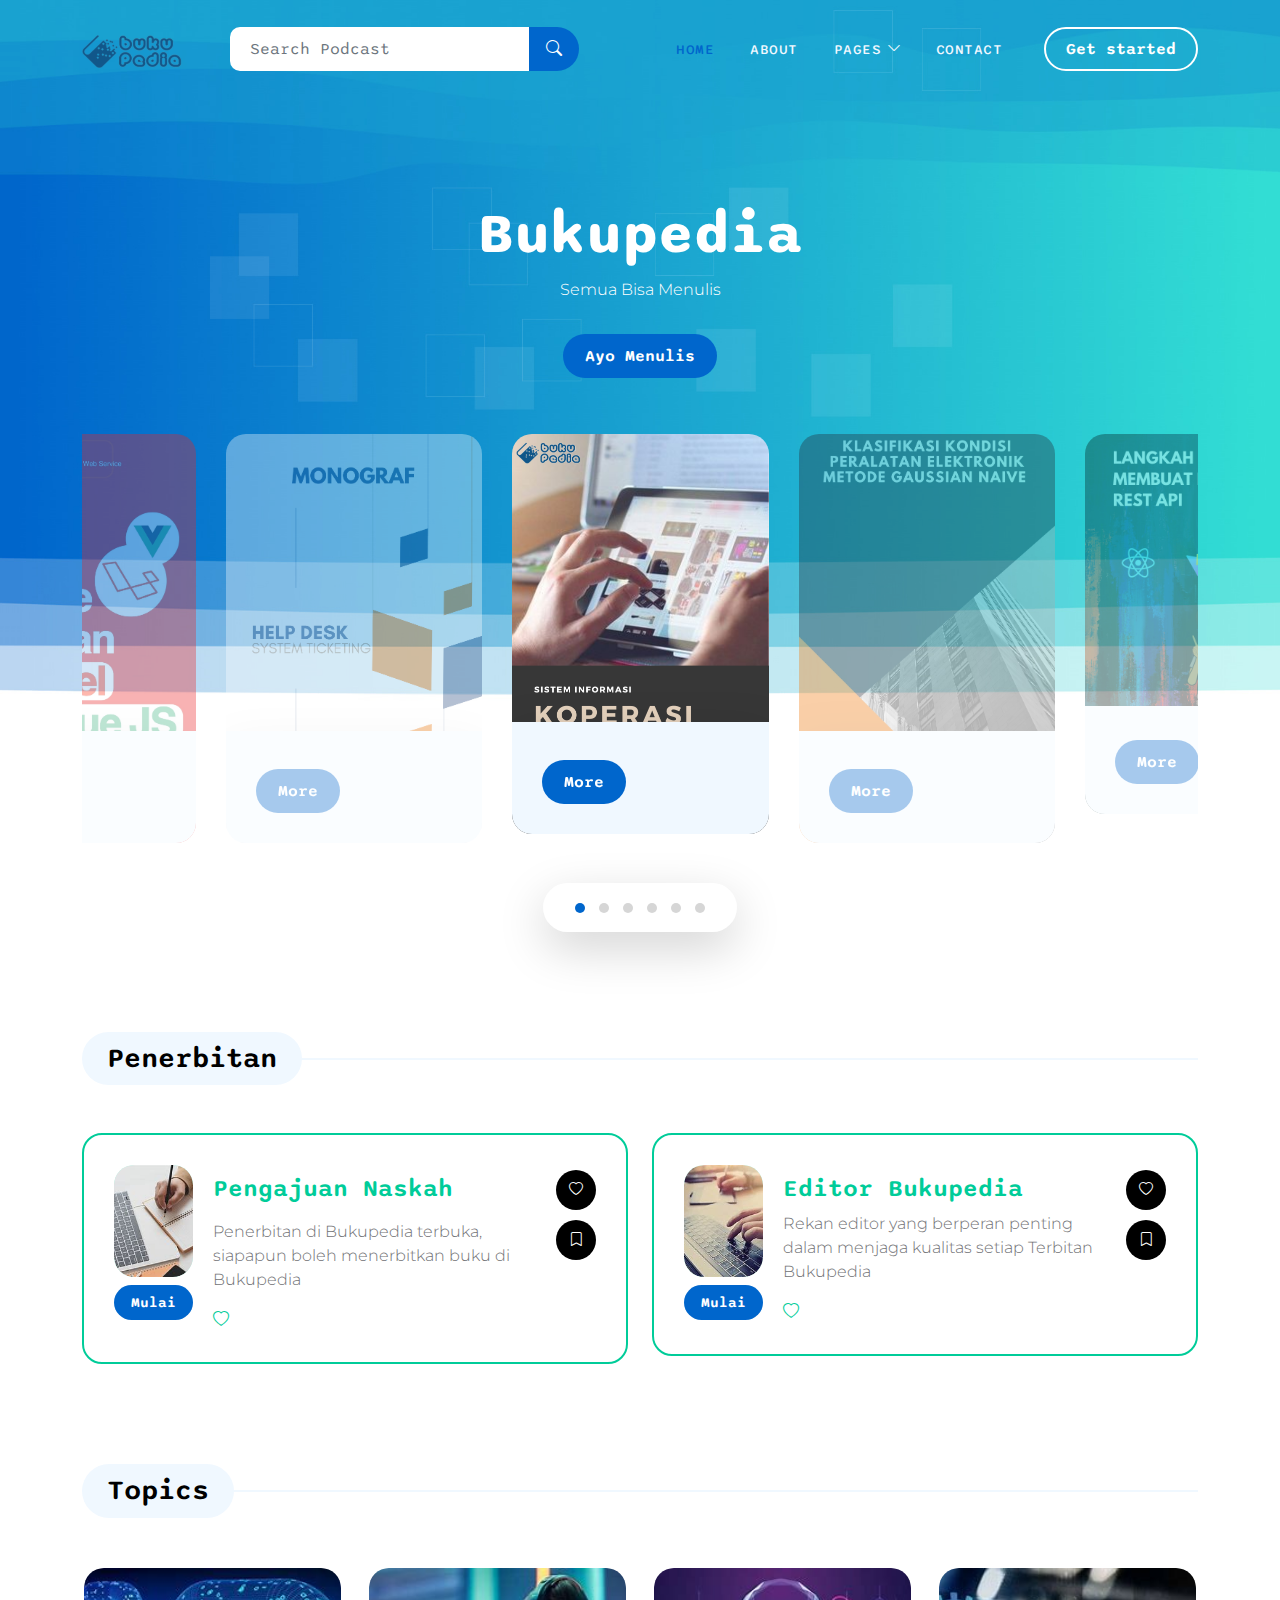
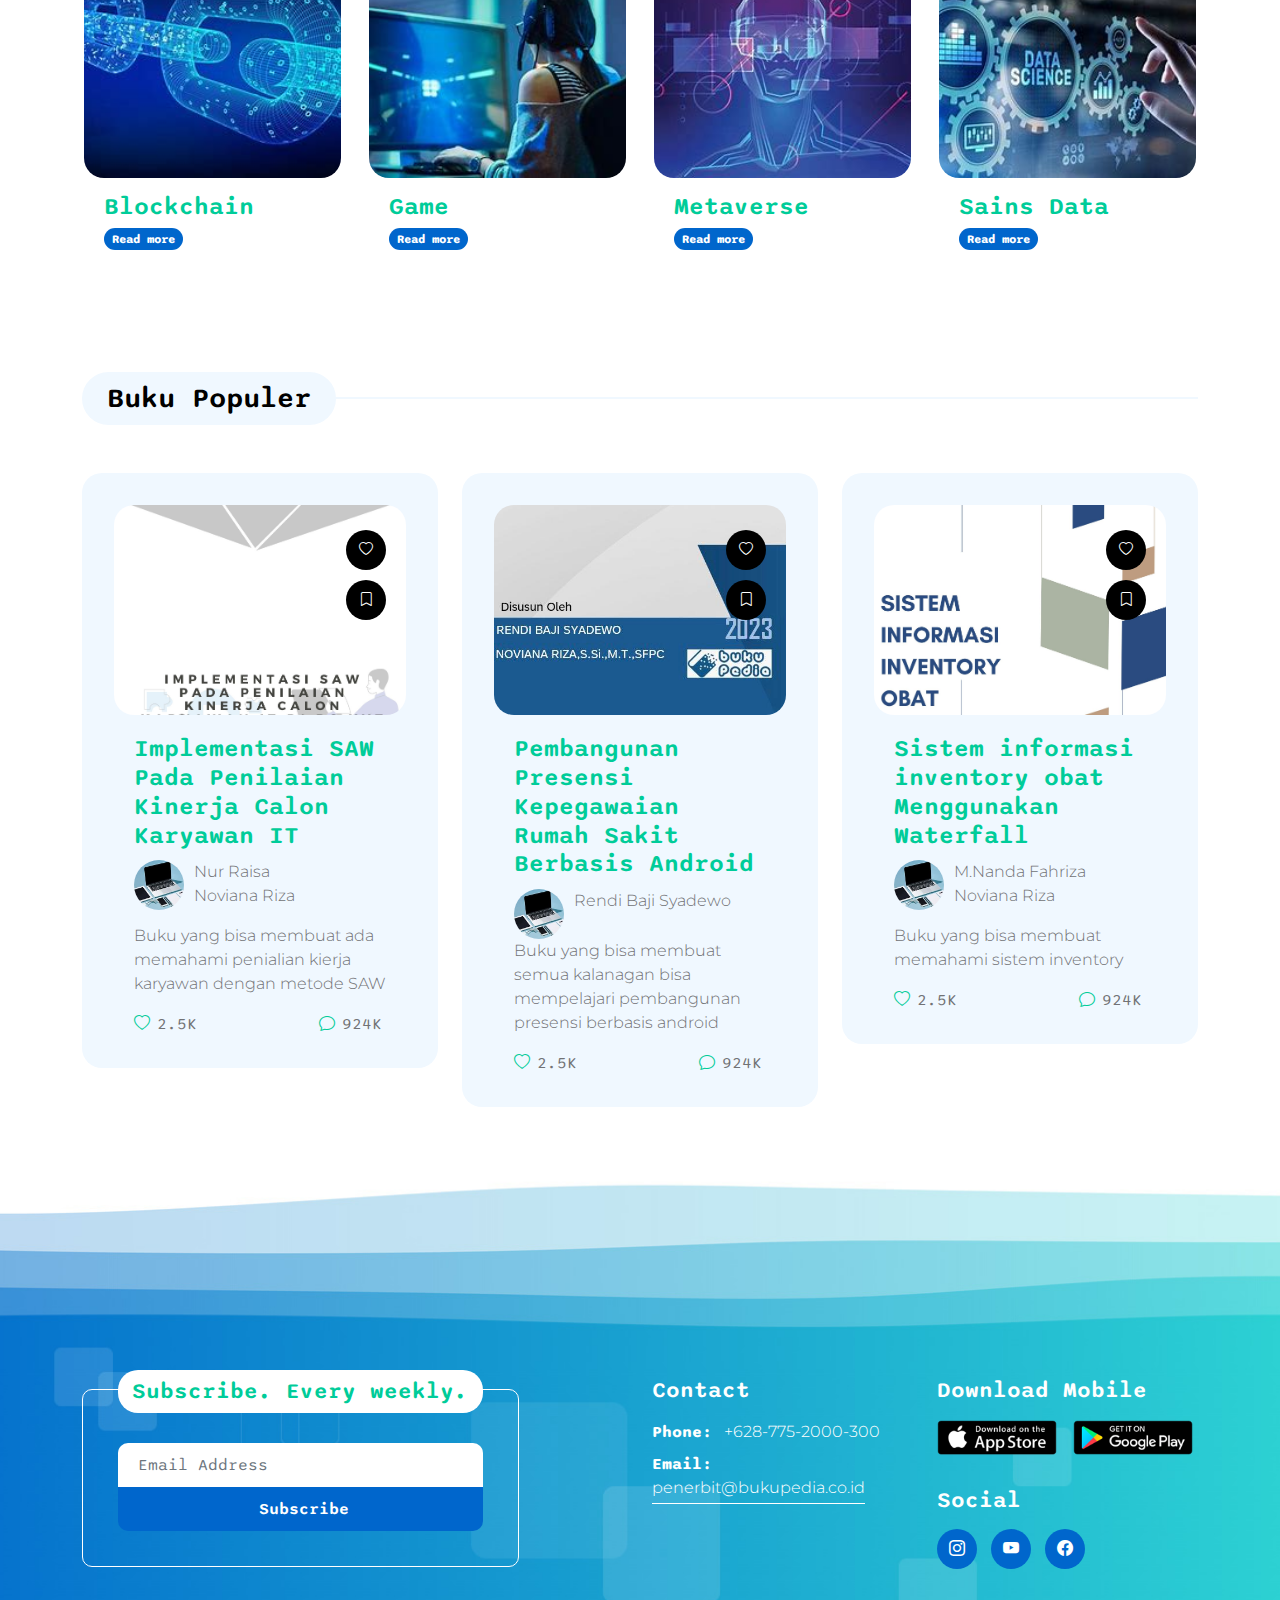
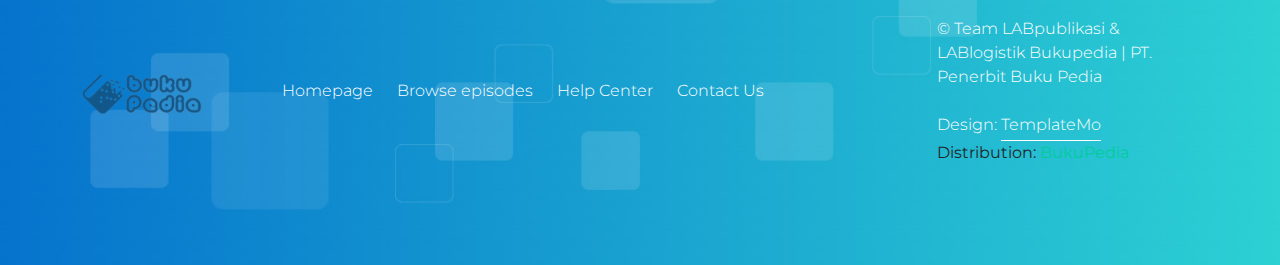
<file: chapter5_galeribukped/index.html>
<!doctype html>
<html lang="en">

<head>
    <meta charset="utf-8">
    <meta name="viewport" content="width=device-width, initial-scale=1">

    <meta name="description" content="">
    <meta name="author" content="">

    <title>Galeri bukupedia</title>

    <!-- CSS FILES -->
    <link rel="preconnect" href="https://fonts.googleapis.com">

    <link rel="preconnect" href="https://fonts.gstatic.com" crossorigin>

    <link
        href="https://fonts.googleapis.com/css2?family=Montserrat:wght@300;400&family=Sono:wght@200;300;400;500;700&display=swap"
        rel="stylesheet">

    <link rel="stylesheet" href="css/bootstrap.min.css">

    <link rel="stylesheet" href="css/bootstrap-icons.css">

    <link rel="stylesheet" href="css/owl.carousel.min.css">

    <link rel="stylesheet" href="css/owl.theme.default.min.css">

    <link href="css/templatemo-pod-talk.css" rel="stylesheet">

    <!--

TemplateMo 584 Pod Talk

https://templatemo.com/tm-584-pod-talk

-->
</head>

<body>

    <main>

        <nav class="navbar navbar-expand-lg">
            <div class="container">
                <a class="navbar-brand me-lg-5 me-0" href="index.html">
                    <img src="images/profile/Picture1.png" class="logo-image img-fluid" alt="templatemo pod talk">
                </a>

                <form action="#" method="get" class="custom-form search-form flex-fill me-3" role="search">
                    <div class="input-group input-group-lg">
                        <input name="search" type="search" class="form-control" id="search" placeholder="Search Podcast"
                            aria-label="Search">

                        <button type="submit" class="form-control" id="submit">
                            <i class="bi-search"></i>
                        </button>
                    </div>
                </form>

                <button class="navbar-toggler" type="button" data-bs-toggle="collapse" data-bs-target="#navbarNav"
                    aria-controls="navbarNav" aria-expanded="false" aria-label="Toggle navigation">
                    <span class="navbar-toggler-icon"></span>
                </button>

                <div class="collapse navbar-collapse" id="navbarNav">
                    <ul class="navbar-nav ms-lg-auto">
                        <li class="nav-item">
                            <a class="nav-link active" href="index.html">Home</a>
                        </li>

                        <li class="nav-item">
                            <a class="nav-link" href="about.html">About</a>
                        </li>

                        <li class="nav-item dropdown">
                            <a class="nav-link dropdown-toggle" href="#" id="navbarLightDropdownMenuLink" role="button"
                                data-bs-toggle="dropdown" aria-expanded="false">Pages</a>

                            <ul class="dropdown-menu dropdown-menu-light" aria-labelledby="navbarLightDropdownMenuLink">
                                <li><a class="dropdown-item" href="listing-page.html">Buku Populer</a></li>

                                <li><a class="dropdown-item" href="detail-page.html">Detail Page</a></li>
                            </ul>
                        </li>

                        <li class="nav-item">
                            <a class="nav-link" href="contact.html">Contact</a>
                        </li>
                    </ul>

                    <div class="ms-4">
                        <a href="crud/frontend/index.html" class="btn custom-btn custom-border-btn smoothscroll">Get started</a>
                    </div>
                </div>
            </div>
        </nav>


        <section class="hero-section">
            <div class="container">
                <div class="row">

                    <div class="col-lg-12 col-12">
                        <div class="text-center mb-5 pb-2">
                            <h1 class="text-white">Bukupedia</h1>

                            <p class="text-white">Semua Bisa Menulis</p>

                            <a href="#section_2" class="btn custom-btn smoothscroll mt-3">Ayo Menulis</a>
                        </div>

                        <div class="owl-carousel owl-theme">
                            <div class="owl-carousel-info-wrap item">                               
                                <img src="images/profile/buku1.png"
                                    class="owl-carousel-image img-fluid" alt="">

                                <div class="owl-carousel-info">
                                    <h4 class="mb-2">                    
                                    </h4>
                                    <a href="https://katalog.bukupedia.co.id/2023/04/sistem-informasi-koperasi-simpan-pinjam.html" class="btn custom-btn">
                                        More
                                    </a>                                                                     
                                </div>                                                        
                            </div>

                            <div class="owl-carousel-info-wrap item">                               
                                <img src="images/profile/buku2.jpg"
                                    class="owl-carousel-image img-fluid" alt="">

                                <div class="owl-carousel-info">
                                    <h4 class="mb-2">                                                                            
                                    </h4> 
                                    <a href="https://katalog.bukupedia.co.id/2023/04/klasifikasi-kondisi-peralatan.html" class="btn custom-btn">
                                        More
                                    </a>                                                                  
                                </div>                              
                            </div>

                            <div class="owl-carousel-info-wrap item">                            
                                <img src="images/profile/gambar3.1.png"
                                    class="owl-carousel-image img-fluid" alt="">

                                <div class="owl-carousel-info">
                                    <h4 class="mb-1">

                                    </h4> 
                                    <a href="https://katalog.bukupedia.co.id/2023/02/langkah-mudah-membuat-dashboard-rest-api.html" class="btn custom-btn">
                                        More
                                    </a>                                                             
                                </div>                              
                            </div>

                            <div class="owl-carousel-info-wrap item">                             
                                <img src="images/profile/buku4.jpg" class="owl-carousel-image img-fluid" alt="">

                                <div class="owl-carousel-info">
                                    <h4 class="mb-2">

                                    </h4>  
                                    <a href="https://katalog.bukupedia.co.id/2023/02/membuat-aplikasi-prediksi-kanker.html" class="btn custom-btn">
                                        More
                                    </a>                                                                        
                                </div>                             
                            </div>

                            <div class="owl-carousel-info-wrap item">                              
                                <img src="images/profile/buku5.jpg"
                                    class="owl-carousel-image img-fluid" alt="">
                                <div class="owl-carousel-info">
                                    <h4 class="mb-2">                                                                                                                  
                                </h4>  
                                <a href="https://katalog.bukupedia.co.id/2023/02/toko-online-dengan-laravel-dan-vue-js.html" class="btn custom-btn">
                                    More
                                </a>                                                                         
                                </div>                              
                            </div>

                            <div class="owl-carousel-info-wrap item">                            
                                <img src="images/profile/buku6.png"
                                    class="owl-carousel-image img-fluid" alt="">

                                <div class="owl-carousel-info">
                                    <h4 class="mb-2">
                                    </h4>  
                                    <a href="https://katalog.bukupedia.co.id/2023/02/helpdesk-ticketing-system.html" class="btn custom-btn">
                                        More
                                    </a>                                     
                                </div>                                
                            </div>
                        </div>
                    </div>

                </div>
            </div>
        </section>


        <section class="latest-podcast-section section-padding pb-0" id="section_2">
            <div class="container">
                <div class="row justify-content-center">

                    <div class="col-lg-12 col-12">
                        <div class="section-title-wrap mb-5">
                            <h4 class="section-title">Penerbitan</h4>
                        </div>
                    </div>

                    <div class="col-lg-6 col-12 mb-4 mb-lg-0">
                        <div class="custom-block d-flex">
                            <div class="">
                                <div class="custom-block-icon-wrap">
                                    <div class="section-overlay"></div>
                                    <a href="https://www.bukupedia.co.id/p/layanan.html" class="custom-block-image-wrap">
                                        <img src="images/podcast/nulis3.jpg"
                                            class="custom-block-image img-fluid" alt="">                                     
                                    </a>
                                </div>

                                <div class="mt-2">
                                    <a href="#" class="btn custom-btn">
                                        Mulai
                                    </a>
                                </div>
                            </div>

                            <div class="custom-block-info">                               

                                <h5 class="mb-3">
                                    <a href="https://www.bukupedia.co.id/p/layanan.html">
                                        Pengajuan Naskah
                                    </a>
                                </h5>                               

                                <p class="mb-0">Penerbitan di Bukupedia terbuka, siapapun boleh menerbitkan buku di Bukupedia</p>

                                <div class="custom-block-bottom d-flex justify-content-between mt-3">                                   
                                    <a href="#" class="bi-heart me-1">
                                        <span></span>
                                    </a>                                   
                                </div>
                            </div>

                            <div class="d-flex flex-column ms-auto">
                                <a href="#" class="badge ms-auto">
                                    <i class="bi-heart"></i>
                                </a>

                                <a href="#" class="badge ms-auto">
                                    <i class="bi-bookmark"></i>
                                </a>
                            </div>
                        </div>
                    </div>

                    <div class="col-lg-6 col-12">
                        <div class="custom-block d-flex">
                            <div class="">
                                <div class="custom-block-icon-wrap">
                                    <div class="section-overlay"></div>
                                    <a href="detail-page.html" class="custom-block-image-wrap">
                                        <img src="images/podcast/edit.jpg" class="custom-block-image img-fluid"
                                            alt="">                                  
                                    </a>
                                </div>

                                <div class="mt-2">
                                    <a href="#" class="btn custom-btn">
                                        Mulai
                                    </a>
                                </div>
                            </div>

                            <div class="custom-block-info">                               
                                <h5 class="mb-2">
                                    <a href="https://www.bukupedia.co.id/">
                                        Editor Bukupedia
                                    </a>
                                </h5>                               

                                <p class="mb-0">Rekan editor yang berperan penting dalam menjaga kualitas setiap Terbitan Bukupedia
                                </p>

                                <div class="custom-block-bottom d-flex justify-content-between mt-3">                        

                                    <a href="#" class="bi-heart me-1">
                                        <span></span>
                                    </a>                                 
                                </div>
                            </div>

                            <div class="d-flex flex-column ms-auto">
                                <a href="#" class="badge ms-auto">
                                    <i class="bi-heart"></i>
                                </a>

                                <a href="#" class="badge ms-auto">
                                    <i class="bi-bookmark"></i>
                                </a>
                            </div>
                        </div>
                    </div>

                </div>
            </div>
        </section>


        <section class="topics-section section-padding pb-0" id="section_3">
            <div class="container">
                <div class="row">

                    <div class="col-lg-12 col-12">
                        <div class="section-title-wrap mb-5">
                            <h4 class="section-title">Topics</h4>
                        </div>
                    </div>

                    <div class="col-lg-3 col-md-6 col-12 mb-4 mb-lg-0">
                        <div class="custom-block custom-block-overlay">
                            <a href="Blockchain.html" class="custom-block-image-wrap">
                                <img src="images/profile/Blockchain.jpg"
                                    class="custom-block-image img-fluid" alt="">
                            </a>

                            <div class="custom-block-info custom-block-overlay-info">
                                <h5 class="mb-1">
                                    <a href="Blockchain.html">
                                        Blockchain
                                    </a>
                                </h5>

                                <p class="badge mb-0">Read more</p>
                            </div>
                        </div>
                    </div>

                    <div class="col-lg-3 col-md-6 col-12 mb-4 mb-lg-0">
                        <div class="custom-block custom-block-overlay">
                            <a href="game.html" class="custom-block-image-wrap">
                                <img src="images/topics/game.jpg"
                                    class="custom-block-image img-fluid" alt="">
                            </a>

                            <div class="custom-block-info custom-block-overlay-info">
                                <h5 class="mb-1">
                                    <a href="listing-page.html">
                                        Game
                                    </a>
                                </h5>

                                <p class="badge mb-0">Read more</p>
                            </div>
                        </div>
                    </div>

                    <div class="col-lg-3 col-md-6 col-12 mb-4 mb-lg-0">
                        <div class="custom-block custom-block-overlay">
                            <a href="metaverse.html" class="custom-block-image-wrap">
                                <img src="images/topics/metaverse.jpg"
                                    class="custom-block-image img-fluid" alt="">
                            </a>

                            <div class="custom-block-info custom-block-overlay-info">
                                <h5 class="mb-1">
                                    <a href="listing-page.html">
                                        Metaverse
                                    </a>
                                </h5>

                                <p class="badge mb-0">Read more</p>
                            </div>
                        </div>
                    </div>

                    <div class="col-lg-3 col-md-6 col-12 mb-4 mb-lg-0">
                        <div class="custom-block custom-block-overlay">
                            <a href="sains.html" class="custom-block-image-wrap">
                                <img src="images/topics/sains data.jpg"
                                    class="custom-block-image img-fluid" alt="">
                            </a>

                            <div class="custom-block-info custom-block-overlay-info">
                                <h5 class="mb-1">
                                    <a href="listing-page.html">
                                     Sains Data
                                    </a>
                                </h5>

                                <p class="badge mb-0">Read more</p>
                            </div>
                        </div>
                    </div>

                </div>
            </div>
        </section>


        <section class="trending-podcast-section section-padding">
            <div class="container">
                <div class="row">

                    <div class="col-lg-12 col-12">
                        <div class="section-title-wrap mb-5">
                            <h4 class="section-title">Buku Populer</h4>
                        </div>
                    </div>

                    <div class="col-lg-4 col-12 mb-4 mb-lg-0">
                        <div class="custom-block custom-block-full">
                            <div class="custom-block-image-wrap">
                                <a href="https://katalog.bukupedia.co.id/2023/05/implemetasi-saw-pada-penilaian-kinerja.html">
                                    <img src="images/profile/1.jpg" class="custom-block-image img-fluid"
                                        alt="">
                                </a>
                            </div>

                            <div class="custom-block-info">
                                <h5 class="mb-2">
                                    <a href="https://katalog.bukupedia.co.id/2023/05/implemetasi-saw-pada-penilaian-kinerja.html">
                                        Implementasi SAW Pada Penilaian Kinerja Calon Karyawan IT
                                    </a>
                                </h5>

                                <div class="profile-block d-flex">
                                    <img src="images/topics/populer1.jpg"
                                        class="profile-block-image img-fluid" alt="">

                                    <p>Nur Raisa <br> Noviana Riza
                                    </p>
                                </div>

                                <p class="mb-0">Buku yang bisa membuat ada memahami penialian kierja karyawan dengan metode SAW</p>

                                <div class="custom-block-bottom d-flex justify-content-between mt-3">
                                   
                                    <a href="#" class="bi-heart me-1">
                                        <span>2.5k</span>
                                    </a>

                                    <a href="#" class="bi-chat me-1">
                                        <span>924k</span>
                                    </a>
                                </div>
                            </div>

                            <div class="social-share d-flex flex-column ms-auto">
                                <a href="#" class="badge ms-auto">
                                    <i class="bi-heart"></i>
                                </a>

                                <a href="#" class="badge ms-auto">
                                    <i class="bi-bookmark"></i>
                                </a>
                            </div>
                        </div>
                    </div>

                    <div class="col-lg-4 col-12 mb-4 mb-lg-0">
                        <div class="custom-block custom-block-full">
                            <div class="custom-block-image-wrap">
                                <a href="https://katalog.bukupedia.co.id/2023/05/pembangunan-presensi-kepegawaian-rumah.html">
                                    <img src="images/profile/2.jpeg" class="custom-block-image img-fluid"
                                        alt="">
                                </a>
                            </div>

                            <div class="custom-block-info">
                                <h5 class="mb-2">
                                    <a href="https://katalog.bukupedia.co.id/2023/05/pembangunan-presensi-kepegawaian-rumah.html">
                                        Pembangunan Presensi Kepegawaian Rumah Sakit Berbasis Android
                                    </a>
                                </h5>

                                <div class="profile-block d-flex">
                                    <img src="images/topics/populer1.jpg"
                                        class="profile-block-image img-fluid" alt="">

                                    <p>
                                        Rendi Baji Syadewo                                       
                                    </p>
                                </div>

                                <p class="mb-0">Buku yang bisa membuat semua kalanagan bisa mempelajari pembangunan presensi berbasis android</p>

                                <div class="custom-block-bottom d-flex justify-content-between mt-3">
                                   

                                    <a href="#" class="bi-heart me-1">
                                        <span>2.5k</span>
                                    </a>

                                    <a href="#" class="bi-chat me-1">
                                        <span>924k</span>
                                    </a>
                                </div>
                            </div>

                            <div class="social-share d-flex flex-column ms-auto">
                                <a href="#" class="badge ms-auto">
                                    <i class="bi-heart"></i>
                                </a>

                                <a href="#" class="badge ms-auto">
                                    <i class="bi-bookmark"></i>
                                </a>
                            </div>
                        </div>
                    </div>

                    <div class="col-lg-4 col-12">
                        <div class="custom-block custom-block-full">
                            <div class="custom-block-image-wrap">
                                <a href="detail-page.html">
                                    <img src="images/profile/3.jpg" class="custom-block-image img-fluid"
                                        alt="">
                                </a>
                            </div>

                            <div class="custom-block-info">
                                <h5 class="mb-2">
                                    <a href="detail-page.html">
                                        Sistem informasi inventory obat Menggunakan Waterfall
                                    </a>
                                </h5>

                                <div class="profile-block d-flex">
                                    <img src="images/topics/populer1.jpg"
                                        class="profile-block-image img-fluid" alt="">

                                    <p>
                                        M.Nanda Fahriza <br>
                                        Noviana Riza                                      
                                    </p>
                                </div>

                                <p class="mb-0">Buku yang bisa membuat memahami sistem inventory</p>

                                <div class="custom-block-bottom d-flex justify-content-between mt-3">
                                  

                                    <a href="#" class="bi-heart me-1">
                                        <span>2.5k</span>
                                    </a>

                                    <a href="#" class="bi-chat me-1">
                                        <span>924k</span>
                                    </a>
                                </div>
                            </div>

                            <div class="social-share d-flex flex-column ms-auto">
                                <a href="#" class="badge ms-auto">
                                    <i class="bi-heart"></i>
                                </a>

                                <a href="#" class="badge ms-auto">
                                    <i class="bi-bookmark"></i>
                                </a>
                            </div>
                        </div>
                    </div>

                </div>
            </div>
        </section>
    </main>


    <footer class="site-footer">
        <div class="container">
            <div class="row">

                <div class="col-lg-6 col-12 mb-5 mb-lg-0">
                    <div class="subscribe-form-wrap">
                        <h6>Subscribe. Every weekly.</h6>

                        <form class="custom-form subscribe-form" action="#" method="get" role="form">
                            <input type="email" name="subscribe-email" id="subscribe-email" pattern="[^ @]*@[^ @]*"
                                class="form-control" placeholder="Email Address" required="">

                            <div class="col-lg-12 col-12">
                                <button type="submit" class="form-control" id="submit">Subscribe</button>
                            </div>
                        </form>
                    </div>
                </div>

                <div class="col-lg-3 col-md-6 col-12 mb-4 mb-md-0 mb-lg-0">
                    <h6 class="site-footer-title mb-3">Contact</h6>

                    <p class="mb-2"><strong class="d-inline me-2">Phone:</strong> +628-775-2000-300</p>

                    <p>
                        <strong class="d-inline me-2">Email:</strong>
                        <a href="#">penerbit@bukupedia.co.id</a>
                    </p>
                </div>

                <div class="col-lg-3 col-md-6 col-12">
                    <h6 class="site-footer-title mb-3">Download Mobile</h6>

                    <div class="site-footer-thumb mb-4 pb-2">
                        <div class="d-flex flex-wrap">
                            <a href="#">
                                <img src="images/app-store.png" class="me-3 mb-2 mb-lg-0 img-fluid" alt="">
                            </a>

                            <a href="#">
                                <img src="images/play-store.png" class="img-fluid" alt="">
                            </a>
                        </div>
                    </div>

                    <h6 class="site-footer-title mb-3">Social</h6>

                    <ul class="social-icon">
                        <li class="social-icon-item">
                            <a href="https://www.instagram.com/penerbitbukupedia/" class="social-icon-link bi-instagram"></a>
                        </li>

                        <li class="social-icon-item">
                            <a href="https://www.youtube.com/penerbitbukupedia" class="social-icon-link bi-youtube"></a>
                        </li>

                        <li class="social-icon-item">
                            <a href="https://www.facebook.com/penerbitbukupedia" class="social-icon-link bi-facebook"></a>
                        </li>
                    </ul>
                </div>

            </div>
        </div>

        <div class="container pt-5">
            <div class="row align-items-center">

                <div class="col-lg-2 col-md-3 col-12">
                    <a class="navbar-brand" href="index.html">
                        <img src="images/profile/Picture1.png" class="logo-image img-fluid" alt="templatemo pod talk">
                    </a>
                </div>

                <div class="col-lg-7 col-md-9 col-12">
                    <ul class="site-footer-links">
                        <li class="site-footer-link-item">
                            <a href="#" class="site-footer-link">Homepage</a>
                        </li>

                        <li class="site-footer-link-item">
                            <a href="#" class="site-footer-link">Browse episodes</a>
                        </li>

                        <li class="site-footer-link-item">
                            <a href="#" class="site-footer-link">Help Center</a>
                        </li>

                        <li class="site-footer-link-item">
                            <a href="#" class="site-footer-link">Contact Us</a>
                        </li>
                    </ul>
                </div>

                <div class="col-lg-3 col-12">
                    <p class="copyright-text mb-0">© Team LABpublikasi & LABlogistik Bukupedia | PT. Penerbit Buku Pedia
                        <br><br>
                        Design: <a rel="nofollow" href="https://templatemo.com/page/1" target="_parent">TemplateMo</a>
                    </p> Distribution: <a rel="nofollow" href="https://themewagon.com" target="_blank">BukuPedia</a>
                </div>
            </div>
        </div>
    </footer>


    <!-- JAVASCRIPT FILES -->
    <script src="js/jquery.min.js"></script>
    <script src="js/bootstrap.bundle.min.js"></script>
    <script src="js/owl.carousel.min.js"></script>
    <script src="js/custom.js"></script>

</body>

</html>
</file>
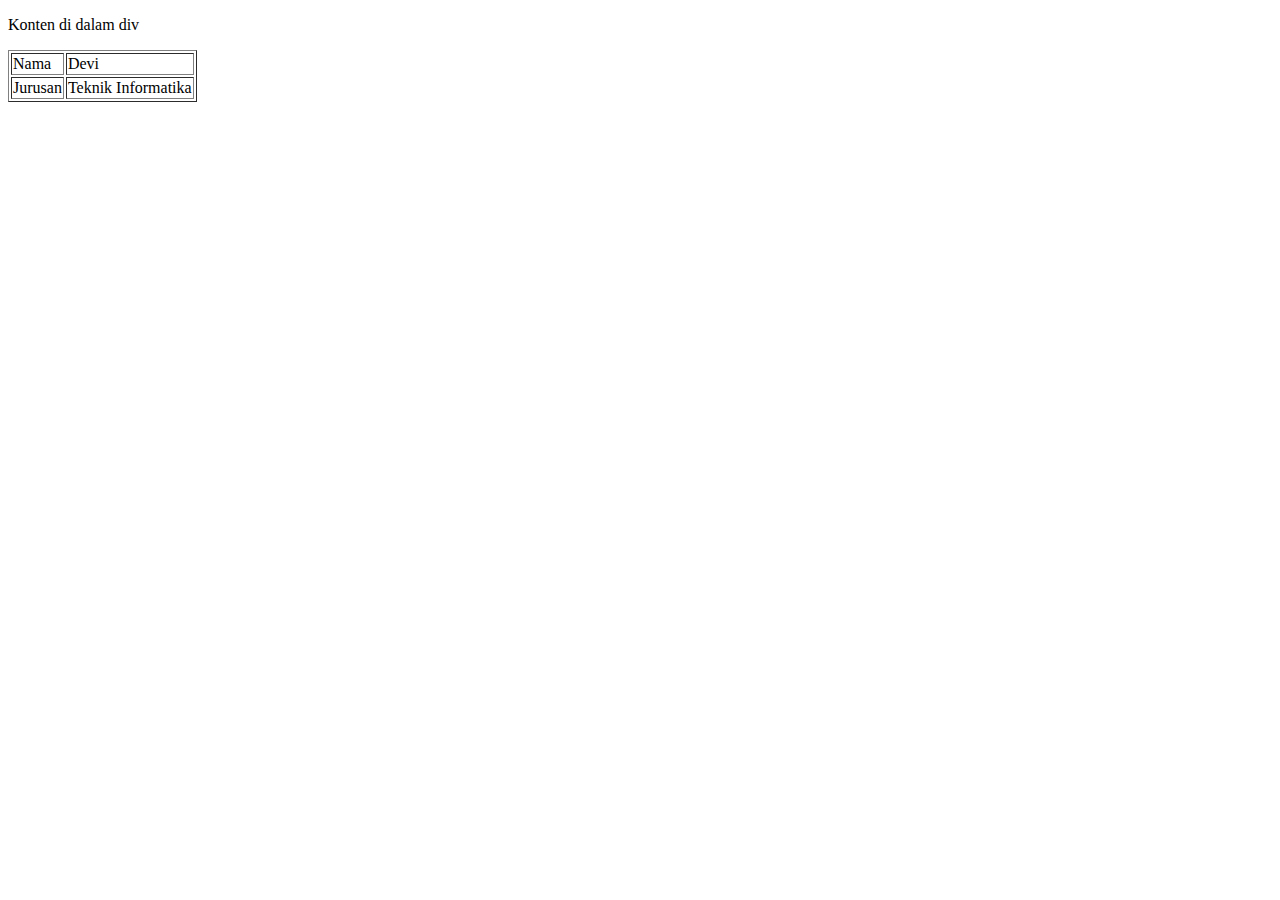
<file: chapter1/div.html>
<!DOCTYPE html>
<html lang="en">
<head>
    <meta charset="UTF-8">
    <meta name="viewport" content="width=device-width, initial-scale=1.0">
    <title>Konten div </title>
</head>
<body>
  <div id="content">
    <p>Konten di dalam div</p>
  
    <table border="1">
        <tr>
            <td>Nama</td>
            <td>Devi</td>
        </tr>
        <tr>
            <td>Jurusan</td>
            <td>Teknik Informatika</td>
        </tr>
    </table>
  </div>
</body>
</html>
</file>
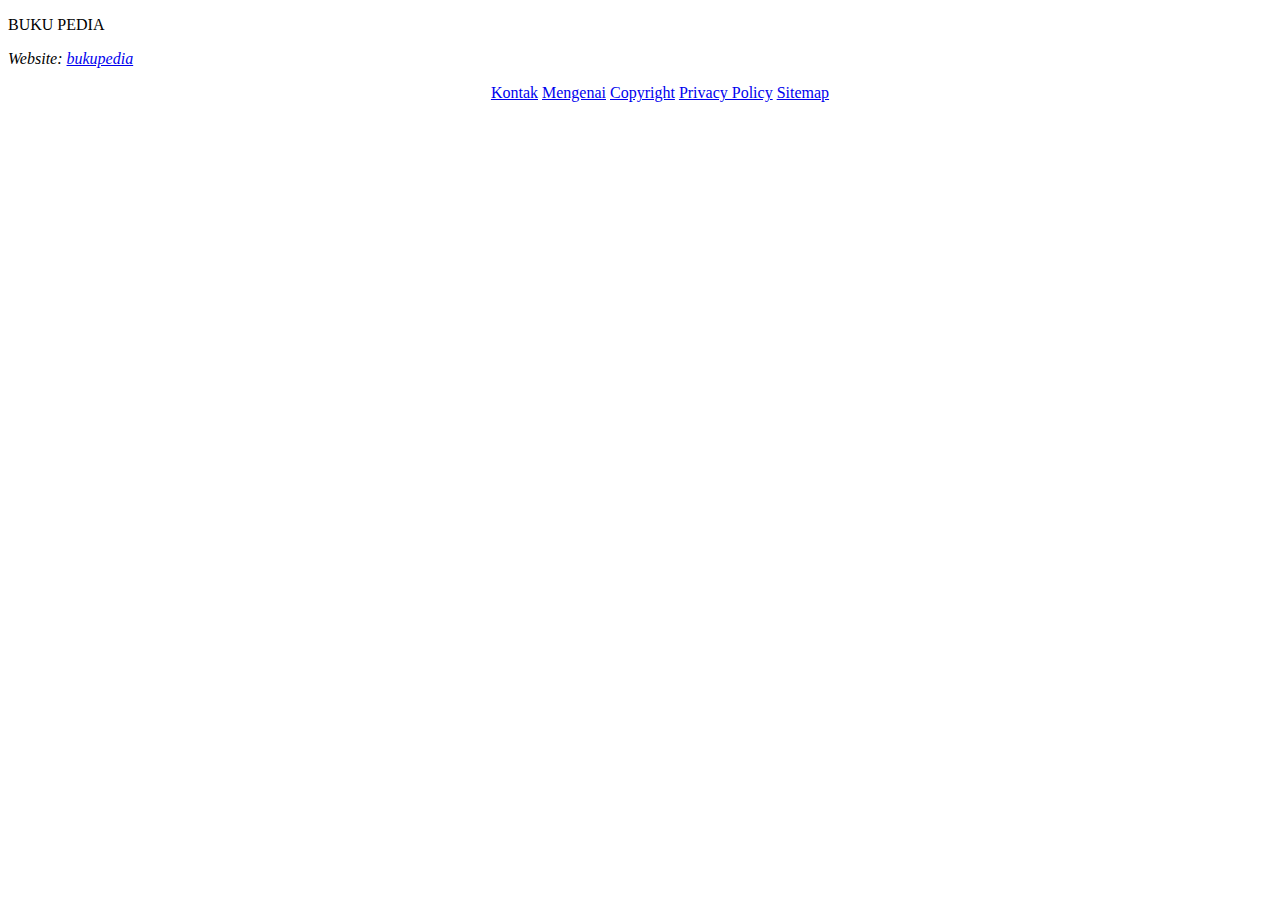
<file: chapter1/footer.html>
<!DOCTYPE html>
<html>
  <head>
    <meta charset="utf-8" />
    <title>Demo HTML footer tag</title>
    <style>
      ul {text-align:center}
      ul li {display:inline;}
    </style>
  </head>
  <body>
    <article>
      <p>BUKU PEDIA</p>
    <footer>
      <address>
        Website: <a href="https://www.bukupedia.co.id/">bukupedia</a>
        
      </address>
    </footer>
    </article>
    <footer>
      <ul>
        <li><a href="contact.html">Kontak</a></li>
        <li><a href="about.html">Mengenai</a></li>
        <li><a href="copyright.html">Copyright</a></li>
        <li><a href="privacy.html">Privacy Policy</a></li>
        <li><a href="sitemap.xml">Sitemap</a></li>
      </ul>
    </footer>
  </body>
</html>
</file>
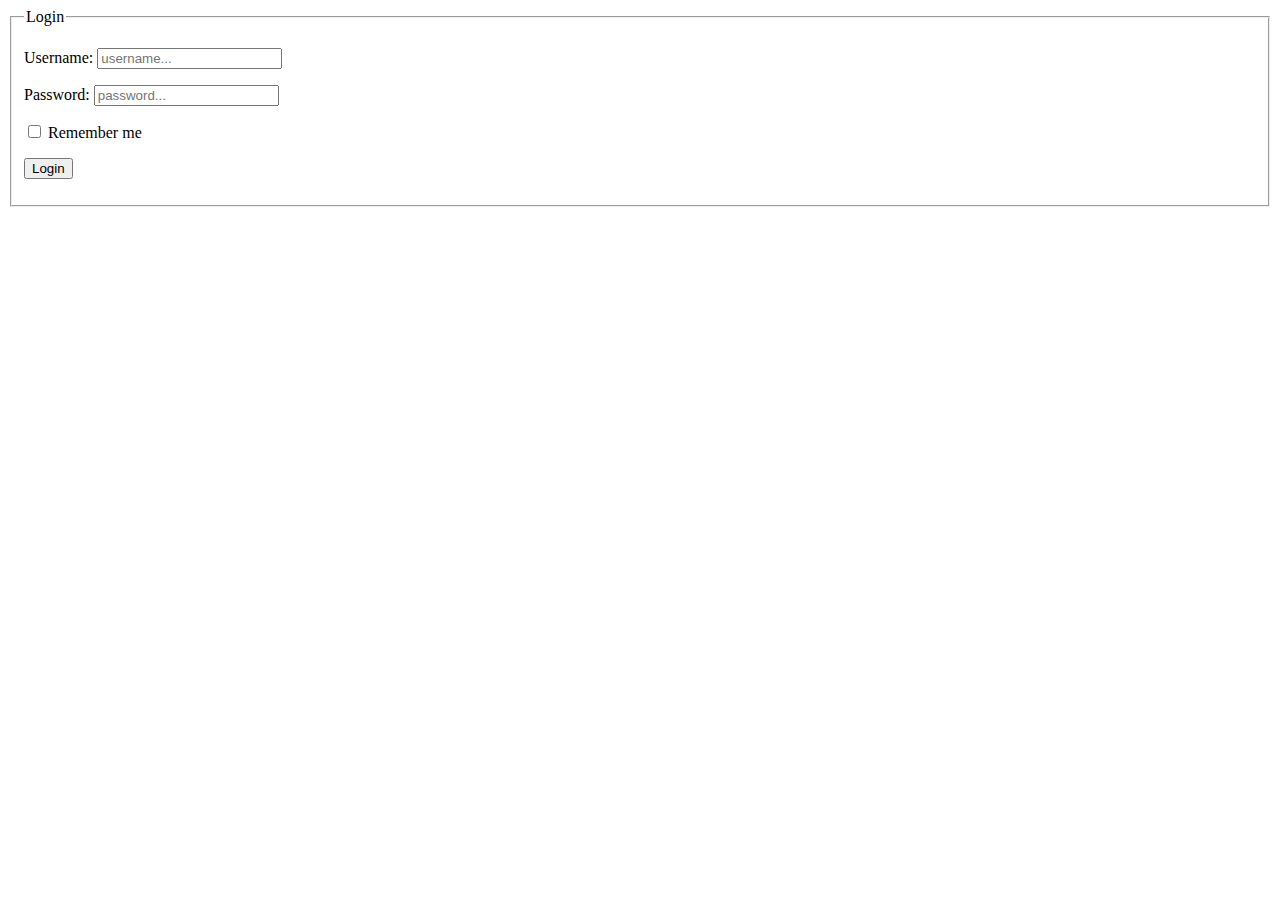
<file: chapter1/form.html>
<!DOCTYPE html>
<html>
<head>
    <title>Form Login</title>
</head>
<body>
    <form action="login.php" method="POST">
        <fieldset>
        <legend>Login</legend>
        <p>
            <label>Username:</label>
            <input type="text" name="username" placeholder="username..." />
        </p>
        <p>
            <label>Password:</label>
            <input type="password" name="password" placeholder="password..." />
        </p>
        <p>
            <label><input type="checkbox" name="remember" value="remember" /> Remember me</label>
        </p>
        <p>
            <input type="submit" name="submit" value="Login" />
        </p>
        </fieldset>
    </form>
</body>
</html>
</file>
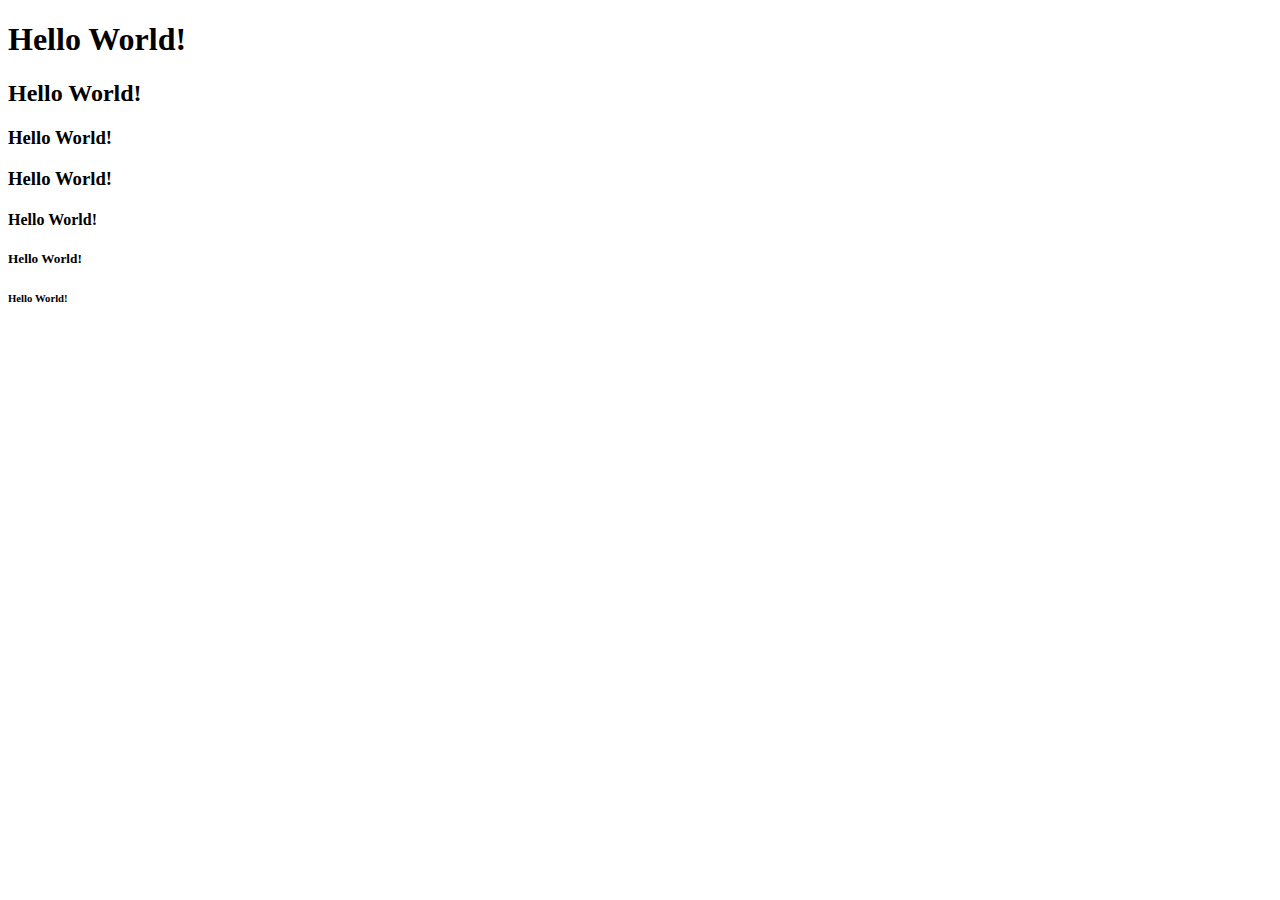
<file: chapter1/heading.html>
<!DOCTYPE html>
<html lang="en">
<head>
  <meta charset="UTF-8">
  <meta http-equiv="X-UA-Compatible" content="IE=edge">
  <meta name="viewport" content="width=device-width, initial-scale=1.0">
  <title>Document</title>
</head>
<body>
  <h1>Hello World!</h1>
  <h2>Hello World!</h2>
  <h3>Hello World!</h3>
  <h3>Hello World!</h3>
  <h4>Hello World!</h4>
  <h5>Hello World!</h5>
  <h6>Hello World!</h6>
</body>
</html>
</file>
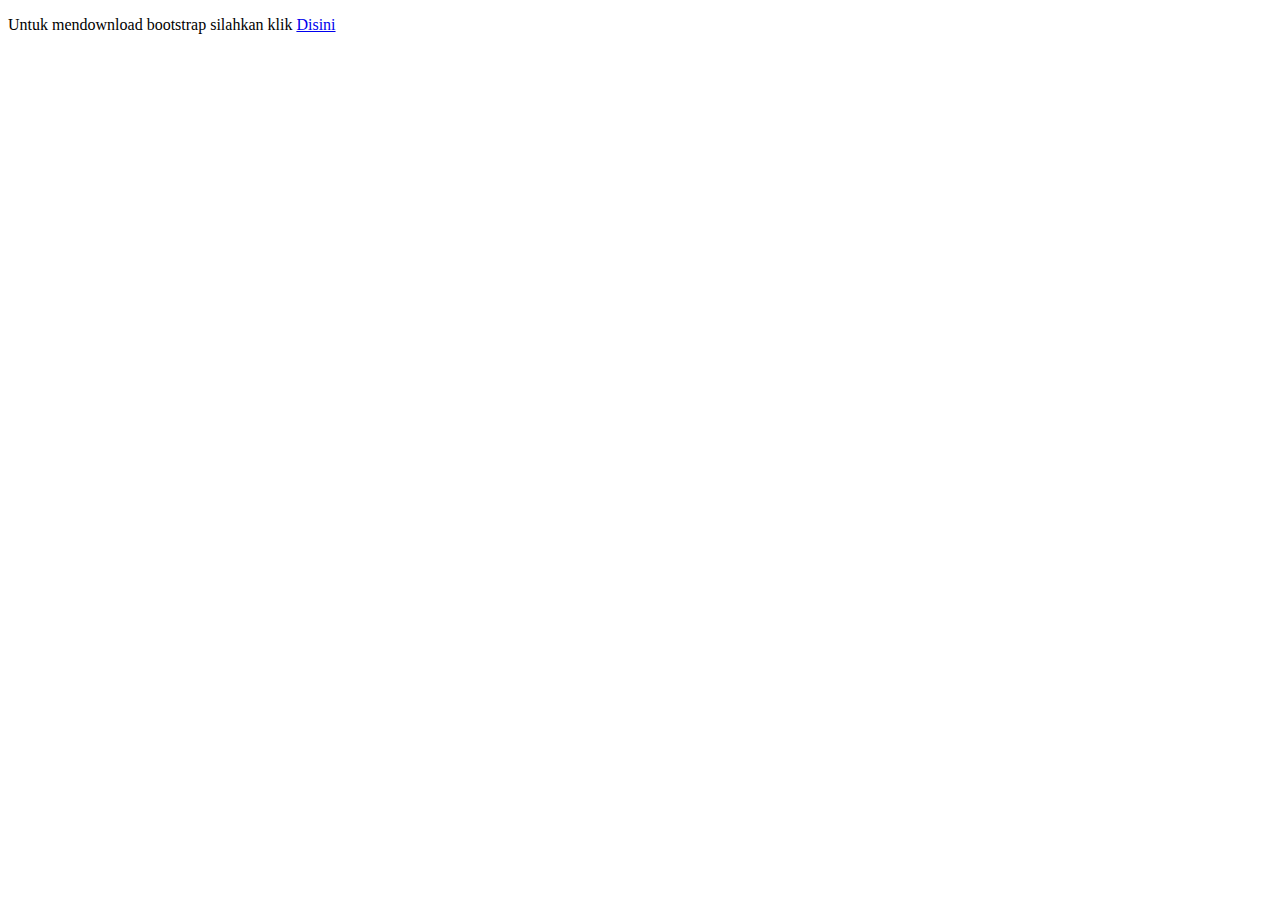
<file: chapter1/hyperlink.html>
<!DOCTYPE html>
<html lang="en">
<head>
  <meta charset="UTF-8">
  <meta http-equiv="X-UA-Compatible" content="IE=edge">
  <meta name="viewport" content="width=device-width, initial-scale=1.0">
  <title>Hyperlink </title>
</head>
<body>
  <p>Untuk mendownload bootstrap silahkan klik 
 	<a href="https://getbootstrap.com/docs/5.0/getting-started/download/">Disini</a>
  </p>
</body>
</html>
</file>
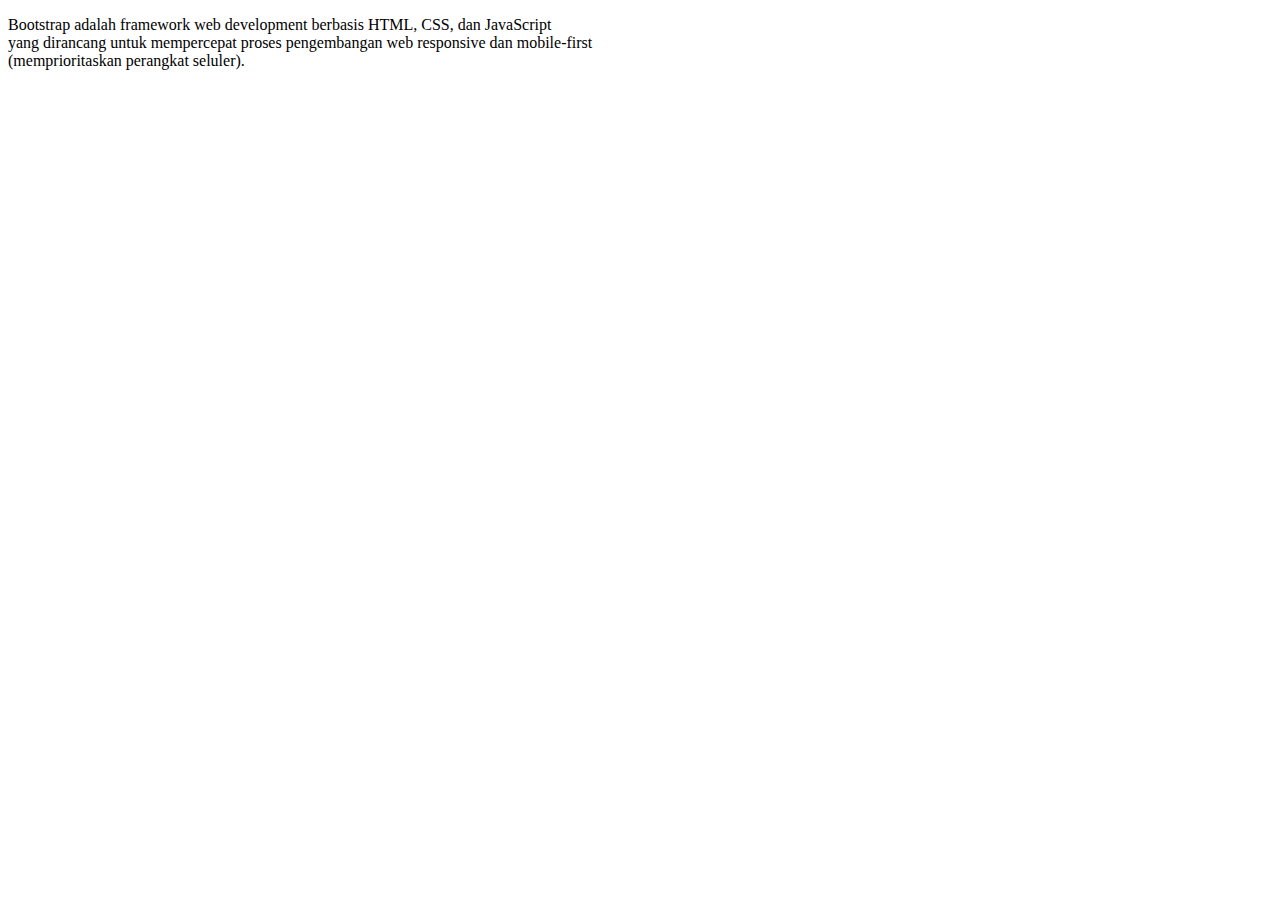
<file: chapter1/linebreak.html>
<!DOCTYPE html>
<html lang="en">
<head>
    <meta charset="UTF-8">
    <meta name="viewport" content="width=device-width, initial-scale=1.0">
    <title>Line Break </title>
</head>
<body>
  <p>Bootstrap adalah framework web development berbasis HTML, CSS, dan JavaScript
    <br> yang dirancang untuk mempercepat proses pengembangan web responsive dan mobile-first 
    <br>(memprioritaskan perangkat seluler).</p>
</body>
</html>
</file>
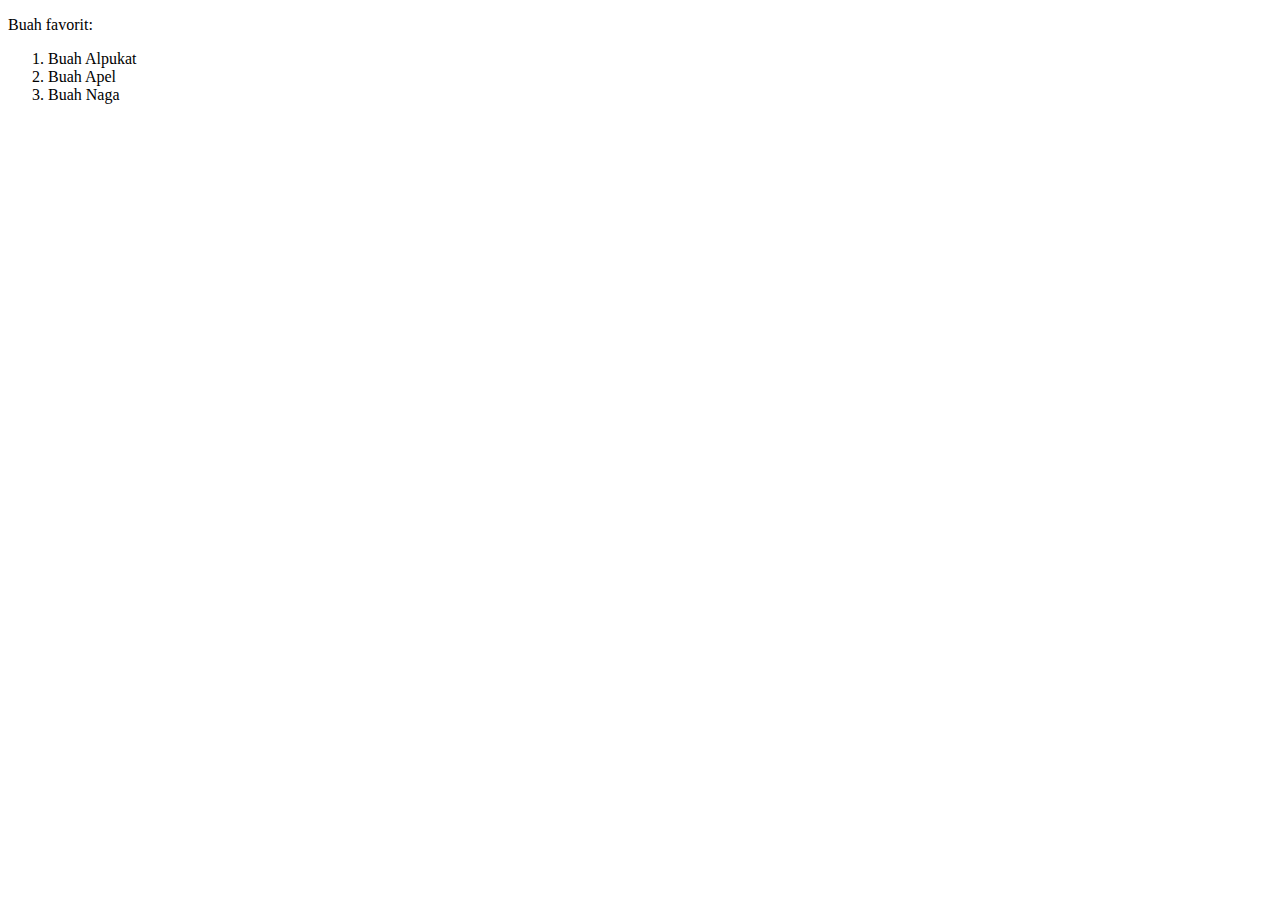
<file: chapter1/list.html>
<!DOCTYPE html>
<html>
 <head>
  <title>Belajar ordered list</title>
 </head> 
<body>
  <p>Buah favorit: <p>
  <ol>
  <li>Buah Alpukat </li>
  <li>Buah Apel </li>
  <li>Buah Naga</li>
  </ol>
 </body>
</html>
</file>
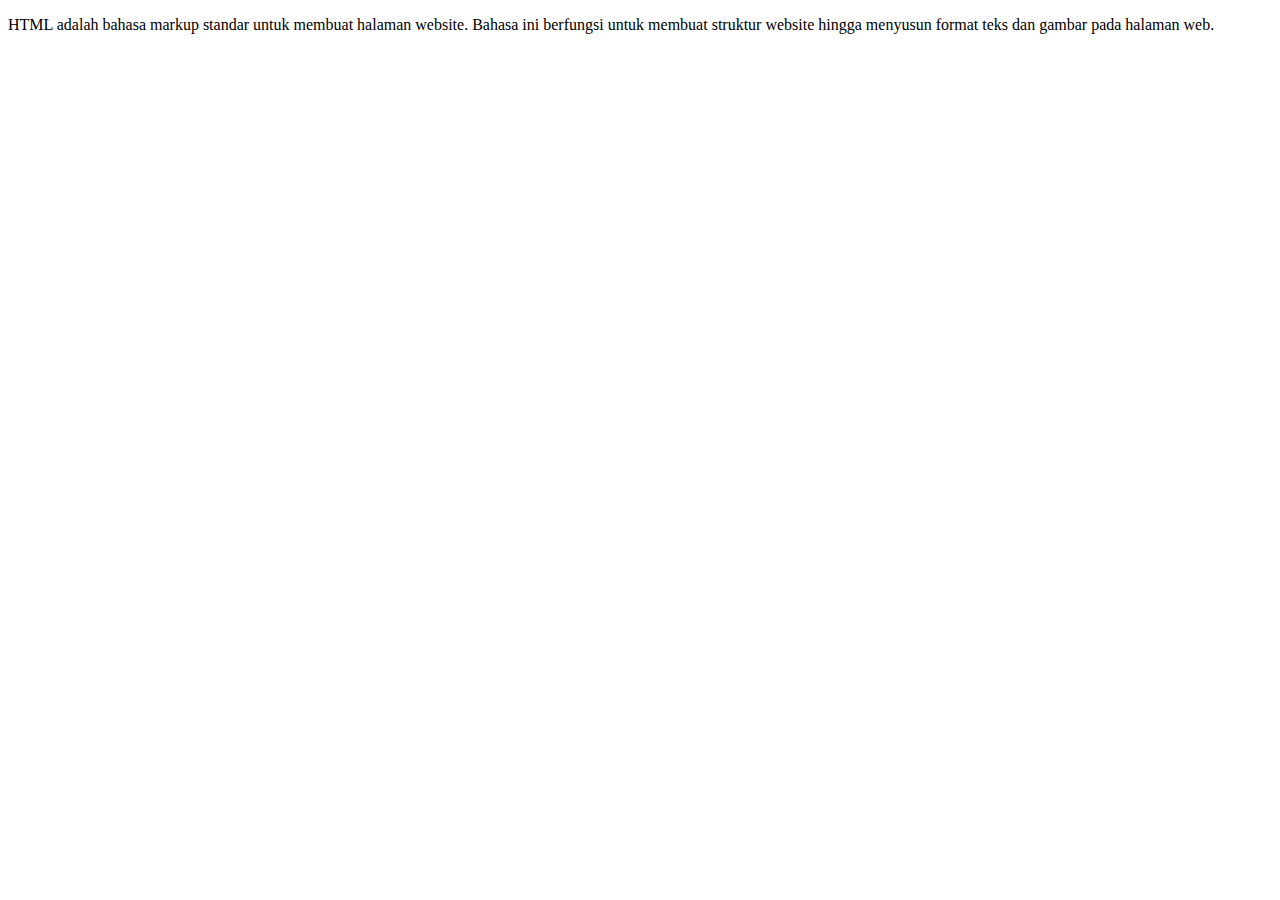
<file: chapter1/paragraf.html>
<!DOCTYPE html>
<html lang="en">
<head>
  <meta charset="UTF-8">
  <meta http-equiv="X-UA-Compatible" content="IE=edge">
  <meta name="viewport" content="width=device-width, initial-scale=1.0">
  <title>Document</title>
</head>
<body>
  <p>HTML adalah bahasa markup standar untuk membuat halaman website. 
     Bahasa ini berfungsi untuk membuat struktur website hingga menyusun 
     format teks dan gambar pada halaman web.</p>
</body>
</html>
</file>
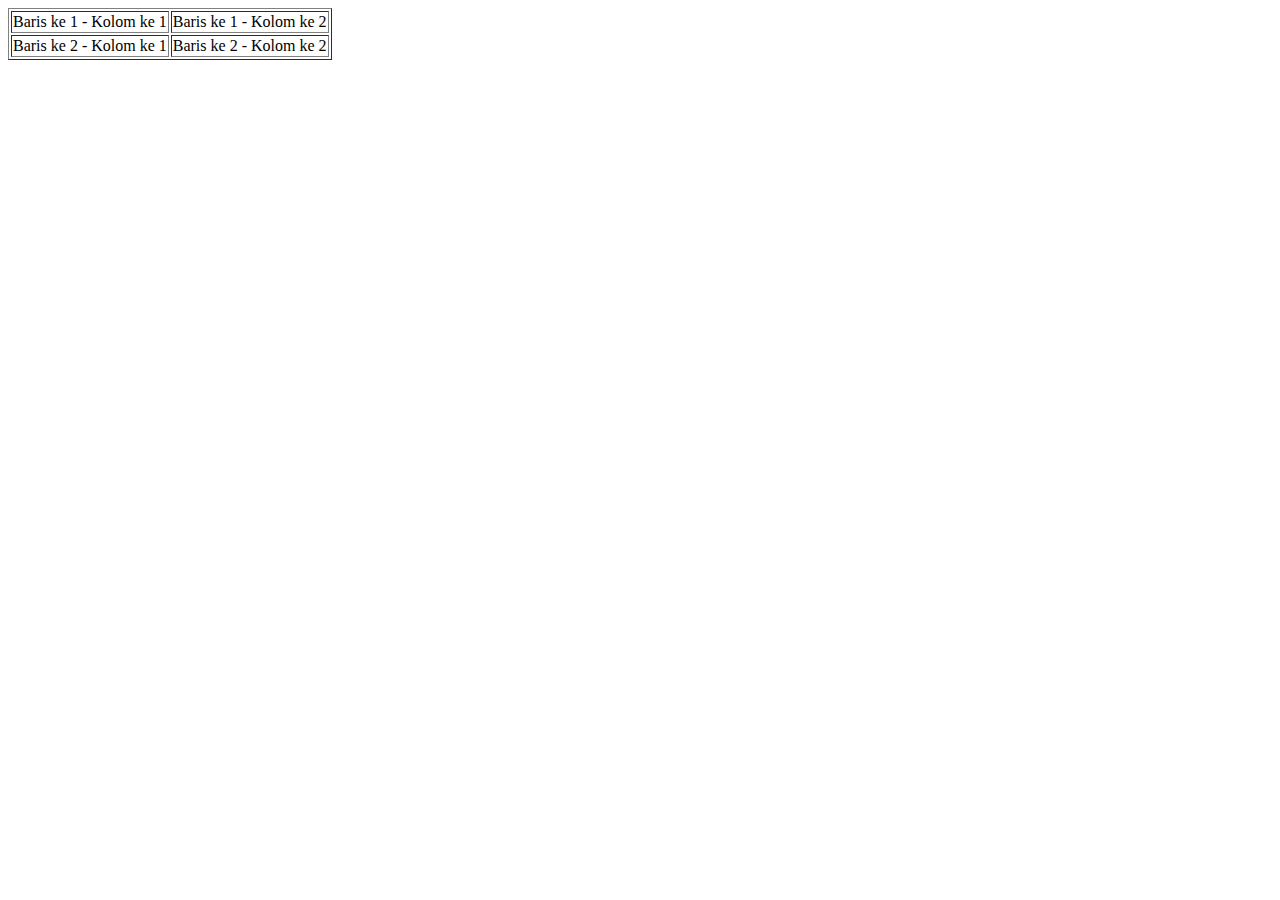
<file: chapter1/tabel.html>
<!DOCTYPE html>
<html lang="en">
<head>
    <meta charset="UTF-8">
    <meta name="viewport" content="width=device-width, initial-scale=1.0">
    <title>Mengenal Tabel HTML</title>
</head>
<body>
    <table border="1">
        <tr>
            <td>Baris ke 1 - Kolom ke 1</td>
            <td>Baris ke 1 - Kolom ke 2</td>
        </tr>
        <tr>
            <td>Baris ke 2 - Kolom ke 1</td>
            <td>Baris ke 2 - Kolom ke 2</td>
        </tr>
    </table>
</body>
</html>
</file>
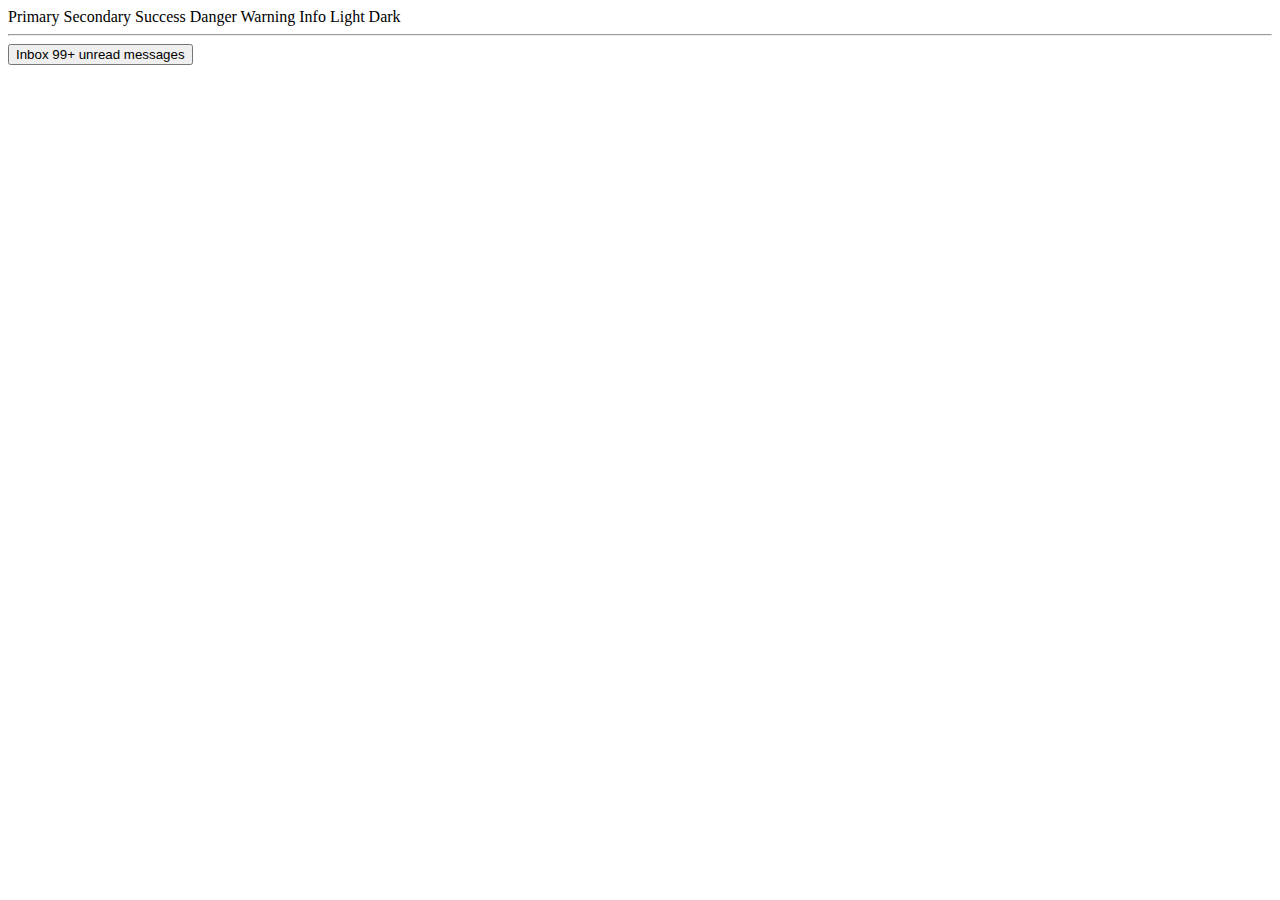
<file: chapter2/badge.html>
<!doctype html>
<html lang="en">
  <head>
    <meta charset="utf-8">
    <meta name="viewport" content="width=device-width, initial-scale=1">
    <title>Bootstrap demo</title>
    <link href="https://cdn.jsdelivr.net/npm/bootstrap@5.3.0-alpha3/dist/css/bootstrap.min.css" rel="stylesheet" integrity="sha384-KK94CHFLLe+nY2dmCWGMq91rCGa5gtU4mk92HdvYe+M/SXH301p5ILy+dN9+nJOZ" crossorigin="anonymous">
  </head>
  <body>
    <div class="container">
        <span class="badge text-bg-primary">Primary</span>
        <span class="badge text-bg-secondary">Secondary</span>
        <span class="badge text-bg-success">Success</span>
        <span class="badge text-bg-danger">Danger</span>
        <span class="badge text-bg-warning">Warning</span>
        <span class="badge text-bg-info">Info</span>
        <span class="badge text-bg-light">Light</span>
        <span class="badge text-bg-dark">Dark</span>

        <hr>

        <button type="button" class="btn btn-primary position-relative">
            Inbox
            <span class="position-absolute top-0 start-100 translate-middle badge rounded-pill bg-danger">
              99+
              <span class="visually-hidden">unread messages</span>
            </span>
          </button>
    </div>
    <script src="https://cdn.jsdelivr.net/npm/bootstrap@5.3.0-alpha3/dist/js/bootstrap.bundle.min.js" integrity="sha384-ENjdO4Dr2bkBIFxQpeoTz1HIcje39Wm4jDKdf19U8gI4ddQ3GYNS7NTKfAdVQSZe" crossorigin="anonymous"></script>
  </body>
</html>
</file>
<file: chapter5_galeribukped/css/templatemo-pod-talk.css>
/*

TemplateMo 584 Pod Talk

https://templatemo.com/tm-584-pod-talk

*/



/*---------------------------------------
  CUSTOM PROPERTIES ( VARIABLES )             
-----------------------------------------*/
:root {
  --white-color:                  #ffffff;
  --primary-color:                #00CC99;
  --secondary-color:              #0066CC;
  --section-bg-color:             #f0f8ff;
  --custom-btn-bg-color:          #0066CC;
  --custom-btn-bg-hover-color:    #00CC99;
  --dark-color:                   #000000;
  --p-color:                      #717275;
  --border-color:                 #7fffd4;
  --link-hover-color:             #0066CC;

  --body-font-family:             'Montserrat', sans-serif;
  --title-font-family:            'Sono', sans-serif;

  --h1-font-size:                 58px;
  --h2-font-size:                 46px;
  --h3-font-size:                 32px;
  --h4-font-size:                 28px;
  --h5-font-size:                 24px;
  --h6-font-size:                 22px;
  --p-font-size:                  16px;
  --menu-font-size:               14px;

  --border-radius-large:          100px;
  --border-radius-medium:         20px;
  --border-radius-small:          10px;

  --font-weight-light:            300;
  --font-weight-normal:           400;
  --font-weight-medium:           500;
  --font-weight-semibold:         600;
  --font-weight-bold:             700;
}

body {
  background-color: var(--white-color);
  font-family: var(--body-font-family); 
}


/*---------------------------------------
  TYPOGRAPHY               
-----------------------------------------*/

h2,
h3,
h4,
h5,
h6 {
  color: var(--dark-color);
}

h1,
h2,
h3,
h4,
h5,
h6 {
  font-family: var(--title-font-family); 
  font-weight: var(--font-weight-semibold);
}

h1 {
  font-size: var(--h1-font-size);
  font-weight: var(--font-weight-bold);
}

h2 {
  font-size: var(--h2-font-size);
  font-weight: var(--font-weight-bold);
}

h3 {
  font-size: var(--h3-font-size);
}

h4 {
  font-size: var(--h4-font-size);
}

h5 {
  font-size: var(--h5-font-size);
}

h6 {
  font-size: var(--h6-font-size);
}

p {
  color: var(--p-color);
  font-size: var(--p-font-size);
  font-weight: var(--font-weight-light);
}

ul li {
  color: var(--p-color);
  font-size: var(--p-font-size);
  font-weight: var(--font-weight-light);
}

a, 
button {
  touch-action: manipulation;
  transition: all 0.3s;
}

a {
  display: inline-block;
  color: var(--primary-color);
  text-decoration: none;
}

a:hover {
  color: var(--link-hover-color);
}

b,
strong {
  font-weight: var(--font-weight-bold);
}

::selection {
  background-color: var(--primary-color);
  color: var(--white-color);
}


/*---------------------------------------
  SECTION               
-----------------------------------------*/
.section-title-wrap {
  position: relative;
}

.section-title-wrap::after {
  content: "";
  background: var(--section-bg-color);
  width: 100%;
  height: 2px;
  position: absolute;
  top: 50%;
  left: 50%;
  transform: translate(-50%, -50%);
  pointer-events: none;
}

.section-title {
  background: var(--section-bg-color);
  border-radius: var(--border-radius-large);
  display: inline-block;
  position: relative;
  z-index: 2;
  margin-bottom: 0;
  padding: 10px 25px;
}

.section-padding {
  padding-top: 100px;
  padding-bottom: 100px;
}

main {
  position: relative;
  z-index: 1;
}

.section-bg {
  background-color: var(--section-bg-color);
}

.section-overlay {
  background-color: var(--primary-color);
  position: absolute;
  top: 0;
  left: 0;
  pointer-events: none;
  width: 100%;
  height: 100%;
  opacity: 0.85;
}

.section-overlay + .container {
  position: relative;
}


/*---------------------------------------
  CUSTOM ICON COLOR               
-----------------------------------------*/
.custom-icon {
  color: var(--primary-color);
}


/*---------------------------------------
  CUSTOM BUTTON               
-----------------------------------------*/
.custom-btn {
  background: var(--custom-btn-bg-color);
  border: 2px solid transparent;
  border-radius: var(--border-radius-large);
  color: var(--white-color);
  font-family: var(--title-font-family);
  font-size: var(--p-font-size);
  font-weight: var(--font-weight-semibold);
  line-height: normal;
  transition: all 0.3s;
  padding: 10px 20px;
}

.custom-btn:hover {
  background: var(--custom-btn-bg-hover-color);
  color: var(--white-color);
}

.custom-border-btn {
  background: transparent;
  border: 2px solid var(--custom-btn-bg-color);
  color: var(--custom-btn-bg-color);
}

.custom-border-btn:hover {
  background: var(--custom-btn-bg-color);
  border-color: transparent;
  color: var(--primary-color);
}

.custom-btn-bg-white {
  border-color: var(--white-color);
  color: var(--white-color);
}


/*---------------------------------------
  SITE HEADER              
-----------------------------------------*/
.site-header {
  background-image: url('../images/templatemo-wave-header.jpg'), linear-gradient(#348CD2, #FFFFFF);;
  background-repeat: no-repeat;
  background-size: cover;
  background-position: center;
  min-height: 480px;
  position: relative;
}

.site-header h2 {
  color: var(--white-color);
}


/*---------------------------------------
  NAVIGATION              
-----------------------------------------*/
.navbar {
  background-color: transparent;
  position: absolute;
  top: 0;
  right: 0;
  left: 0;
  z-index: 9;
  padding-top: 20px;
  padding-bottom: 20px;
}

.navbar .navbar-brand,
.navbar .navbar-brand:hover {
  color: var(--white-color);
}

.navbar .logo-image {
  width: 100px;
}

.logo-image {
  width: 120px;
  height: auto;
}

.navbar-brand,
.navbar-brand:hover {
  font-size: var(--h3-font-size);
  font-weight: var(--font-weight-bold);
  display: inline-block;
}

.navbar-brand span {
  font-family: var(--title-font-family);
}

.navbar-nav .nav-link {
  display: inline-block;
  color: var(--section-bg-color);
  font-family: var(--title-font-family); 
  font-size: var(--menu-font-size);
  font-weight: var(--font-weight-medium);
  text-transform: uppercase;
  letter-spacing: 0.5px;
  position: relative;
  padding-top: 15px;
  padding-bottom: 15px;
}

.navbar-expand-lg .navbar-nav .nav-link {
  padding-right: 18px;
  padding-left: 18px;
}

.navbar-nav .nav-link.active, 
.navbar-nav .nav-link:hover {
  color: var(--secondary-color);
}

.navbar .dropdown-menu {
  background: var(--white-color);
  box-shadow: 0 1rem 3rem rgba(0,0,0,.175);
  border: 0;
  display: inherit;
  opacity: 0;
  min-width: 9rem;
  margin-top: 20px;
  padding: 13px 0 10px 0;
  transition: all 0.3s;
  pointer-events: none;
}

.navbar .dropdown-menu::before {
  content: "";
  width: 0;
  height: 0;
  border-left: 20px solid transparent;
  border-right: 20px solid transparent;
  border-bottom: 15px solid var(--white-color);
  position: absolute;
  top: -10px;
  left: 10px;
}

.navbar .dropdown-item {
  display: inline-block;
  color: var(--p-bg-color);
  font-family: var(--title-font-family); 
  font-size: var(--menu-font-size);
  font-weight: var(--font-weight-medium);
  text-transform: uppercase;
  letter-spacing: 0.5px;
  position: relative;
}

.navbar .dropdown-item.active, 
.navbar .dropdown-item:active,
.navbar .dropdown-item:focus, 
.navbar .dropdown-item:hover {
  background: transparent;
  color: var(--secondary-color);
}

.navbar .dropdown-toggle::after {
  content: "\f282";
  display: inline-block;
  font-family: bootstrap-icons !important;
  font-size: var(--menu-font-size);
  font-style: normal;
  font-weight: normal !important;
  font-variant: normal;
  text-transform: none;
  line-height: 1;
  vertical-align: -.125em;
  -webkit-font-smoothing: antialiased;
  -moz-osx-font-smoothing: grayscale;
  position: relative;
  left: 2px;
  border: 0;
}

@media screen and (min-width: 992px) {
  .navbar .dropdown:hover .dropdown-menu {
    opacity: 1;
    margin-top: 0;
    pointer-events: auto;
  }
}

.navbar .custom-border-btn {
  border-color: var(--white-color);
  color: var(--white-color);
}

.navbar .custom-border-btn:hover {
  background: var(--white-color);
  color: var(--secondary-color);
}

.navbar-toggler {
  border: 0;
  padding: 0;
  cursor: pointer;
  margin: 0;
  width: 30px;
  height: 35px;
  outline: none;
}

.navbar-toggler:focus {
  outline: none;
  box-shadow: none;
}

.navbar-toggler[aria-expanded="true"] .navbar-toggler-icon {
  background: transparent;
}

.navbar-toggler[aria-expanded="true"] .navbar-toggler-icon:before,
.navbar-toggler[aria-expanded="true"] .navbar-toggler-icon:after {
  transition: top 300ms 50ms ease, -webkit-transform 300ms 350ms ease;
  transition: top 300ms 50ms ease, transform 300ms 350ms ease;
  transition: top 300ms 50ms ease, transform 300ms 350ms ease, -webkit-transform 300ms 350ms ease;
  top: 0;
}

.navbar-toggler[aria-expanded="true"] .navbar-toggler-icon:before {
  transform: rotate(45deg);
}

.navbar-toggler[aria-expanded="true"] .navbar-toggler-icon:after {
  transform: rotate(-45deg);
}

.navbar-toggler .navbar-toggler-icon {
  background: var(--white-color);
  transition: background 10ms 300ms ease;
  display: block;
  width: 30px;
  height: 2px;
  position: relative;
}

.navbar-toggler .navbar-toggler-icon:before,
.navbar-toggler .navbar-toggler-icon:after {
  transition: top 300ms 350ms ease, -webkit-transform 300ms 50ms ease;
  transition: top 300ms 350ms ease, transform 300ms 50ms ease;
  transition: top 300ms 350ms ease, transform 300ms 50ms ease, -webkit-transform 300ms 50ms ease;
  position: absolute;
  right: 0;
  left: 0;
  background: var(--white-color);
  width: 30px;
  height: 2px;
  content: '';
}

.navbar-toggler .navbar-toggler-icon::before {
  top: -8px;
}

.navbar-toggler .navbar-toggler-icon::after {
  top: 8px;
}


/*---------------------------------------
  CAROUSEL        
-----------------------------------------*/
.hero-section {
  background-image: url('../images/templatemo-wave-banner.jpg'), linear-gradient(#348CD2, #FFFFFF);
  background-repeat: no-repeat;
  background-size: 108% 76%;
  background-position: top;
  padding-top: 200px;
}

.owl-carousel {
  text-align: center;
}

.owl-carousel-image {
  display: block;
}

.owl-carousel .owl-item .owl-carousel-verified-image {
  display: inline-block;
  width: 30px;
  height: auto;
  position: relative;
  right: 5px;
}

.verified-image {
  display: inline-block;
  width: 20px;
  height: auto;
}

.owl-carousel .owl-item {
  opacity: 0.35;
}

.owl-carousel .owl-item.active.center {
  opacity: 1;
}

.owl-carousel-info-wrap {
  border-radius: var(--border-radius-medium);
  position: relative;
  overflow: hidden;
  text-align: left;
}

.owl-carousel-info {
  background-color: var(--section-bg-color);
  box-shadow: 0 1rem 3rem rgba(0,0,0,.175);
  position: absolute;
  bottom: 0;
  right: 0;
  left: 0;
  padding: 30px;
}

.badge {
  background-color: var(--custom-btn-bg-color);
  font-family: var(--title-font-family);
  border-radius: var(--border-radius-large);
  color: var(--white-color);
  padding-bottom: 5px;
}

.owl-carousel-info-wrap .social-share,
.team-thumb .social-share {
  position: absolute;
  right: 0;
  bottom: 0;
}

.owl-carousel-info-wrap .social-icon,
.team-thumb .social-icon {
  opacity: 0;
  transition: all 0.3s ease;
  transform: translateX(0);
  padding-right: 20px;
  padding-left: 20px;
}

.owl-carousel .owl-item.active.center .owl-carousel-info-wrap:hover .social-icon,
.team-thumb:hover .social-icon {
  transform: translateY(-100%);
  opacity: 1;
}

.owl-carousel-info-wrap .social-icon-item,
.owl-carousel-info-wrap .social-icon-link,
.team-thumb .social-icon-item,
.team-thumb .social-icon-link {
  display: block;
  margin-bottom: 10px;
  margin-left: auto;
}

.owl-carousel-info-wrap .social-icon-link {
  margin-top: 5px;
  margin-bottom: 5px;
}

.owl-carousel .owl-dots {
  background-color: var(--white-color);
  box-shadow: 0 1rem 3rem rgba(0,0,0,.175);
  border-radius: var(--border-radius-large);
  display: inline-block;
  margin: auto;
  margin-top: 40px;
  padding: 15px 25px;
  padding-bottom: 7px;
}

.owl-theme .owl-nav.disabled+.owl-dots {
  margin-top: 40px;
}

.owl-theme .owl-dots .owl-dot.active span, 
.owl-theme .owl-dots .owl-dot:hover span {
  background: var(--secondary-color);
}


/*---------------------------------------
  CUSTOM BLOCK              
-----------------------------------------*/
.custom-block {
  border: 2px solid var(--primary-color);
  border-radius: var(--border-radius-medium);
  position: relative;
  overflow: hidden;
  padding: 30px;
  transition: all 0.3s ease;
}

.custom-block:hover {
  background: var(--white-color);
  box-shadow: 0 1rem 3rem rgba(0,0,0,.175);
  border-color: transparent;
  transform: translateY(-3px);
}

.custom-block-info {
  display: block;
  padding: 10px 20px;
  padding-bottom: 0;
}

.custom-block-image-wrap {
  position: relative;
  display: block;
  height: 100%;
}

.custom-block-image-wrap > a {
  display: block;
}

.custom-block-image {
  border-radius: var(--border-radius-medium);
  display: block;
  width: 112px;
  height: 112px;
  object-fit: cover;
}

.custom-block-image-detail-page .custom-block-image {
  width: 100%;
  height: 212px;
}

.custom-block .custom-block-icon {
  position: absolute;
  top: 50%;
  left: 50%;
  transform: translate(-50%, -50%);
}

.custom-block-icon-wrap {
  border-radius: var(--border-radius-medium);
  position: relative;
  overflow: hidden;
}

.custom-block-icon-wrap .section-overlay {
  opacity: 0.25;
}

.custom-block-btn-group {
  position: absolute;
  bottom: 0;
  right: 0;
  left: 0;
  margin: 20px;
}

.custom-block-btn-group .custom-block-icon {
  position: relative;
  top: 0;
  left: 0;
  transform: none;
}

.custom-block-icon {
  background: var(--primary-color);
  border-radius: var(--border-radius-medium);
  font-size: var(--p-font-size);
  color: var(--white-color);
  text-align: center;
  width: 32.5px;
  height: 32.5px;
  line-height: 32.5px;
  transition: all 0.3s;
}

.custom-block-icon:hover {
  background: var(--secondary-color);
  color: var(--white-color);
}

.custom-block .custom-btn {
  font-size: var(--menu-font-size);
  padding: 7px 15px;
}

.custom-block .custom-block-info + div .badge {
  background-color: var(--dark-color);
  color: var(--white-color);
  border-radius: 50px !important;
  font-size: var(--menu-font-size);
  display: flex;
  justify-content: center;
  text-align: center;
  width: 40px;
  height: 40px;
  line-height: 30px;
  margin-top: 5px;
  margin-bottom: 5px;
}

.custom-block .custom-block-info + div .badge:hover {
  background-color: var(--secondary-color);
}

.custom-block-full {
  background-color: var(--section-bg-color);
  border-color: transparent;
}

.custom-block-full:hover {
  border-color: var(--primary-color);
}

.custom-block-full .custom-block-info {
  padding: 20px;
  padding-bottom: 0;
}

.custom-block-full .custom-block-image {
  width: 100%;
  height: 210px;
}

.custom-block-full .social-share {
  position: absolute;
  top: 0;
  right: 0;
  margin: 50px;
}

.custom-block-top small {
  color: var(--p-color);
  font-family: var(--title-font-family);
}

.custom-block-top .badge {
  background-color: var(--secondary-color);
  color: var(--white-color);
  display: inline-block;
  vertical-align: middle;
  height: 26.64px;
  line-height: 20px;
}

.custom-block-bottom a:hover span {
  color: var(--primary-color);
}

.custom-block-bottom a span {
  font-family: var(--title-font-family);
  color: var(--p-color);
  text-transform: uppercase;
  margin-left: 3px;
}

.custom-block-overlay {
  border-color: transparent;
  padding: 0;
}

.custom-block-overlay .custom-block-image {
  margin: auto;
  width: 100%;
  height: 210px;
  transition: all 0.3s;
}

.custom-block-overlay:hover .custom-block-image {
  padding: 15px;
  padding-bottom: 0;
}

.custom-block-overlay-info {
  padding: 15px 20px 20px 20px;
}


/*---------------------------------------
  PROIFLE BLOCK               
-----------------------------------------*/
.profile-block {
  margin-top: 10px;
}

.profile-block-image {
  border-radius: var(--border-radius-large);
  width: 50px;
  height: 50px;
  object-fit: cover;
  margin-right: 10px;
}

.profile-block p strong {
  display: block;
  font-family: var(--title-font-family);
}

.profile-detail-block {
  border: 1px solid #dee2e6;
  border-radius: var(--border-radius-large);
  padding: 25px 35px;
}

.profile-detail-block p {
  margin-bottom: 0;
}


/*---------------------------------------
  ABOUT & TEAM SECTION               
-----------------------------------------*/
.about-image {
  border-radius: var(--border-radius-medium);
  display: block;
}

.team-thumb {
  border-radius: var(--border-radius-medium);
  position: relative;
  overflow: hidden;
}

.team-info {
  background-color: var(--white-color);
  position: absolute;
  bottom: 0;
  right: 0;
  left: 0;
  padding: 30px;
}


/*---------------------------------------
  PAGINATION               
-----------------------------------------*/
.pagination {
  border: 1px solid #dee2e6;
  border-radius: var(--border-radius-large);
  padding: 20px;
}

.page-link {
  border: 0;
  border-radius: var(--border-radius-small);
  color: var(--p-color);
  font-family: var(--title-font-family);
  margin: 0 5px;
  padding: 10px 20px;
}

.page-link:hover,
.page-item:first-child .page-link:hover,
.page-item:last-child .page-link:hover {
  background-color: var(--secondary-color);
  color: var(--white-color);
}

.page-item:first-child .page-link {
  margin-right: 10px;
}

.active>.page-link, .page-link.active {
  background-color: var(--secondary-color);
  border-color: var(--secondary-color);
}


/*---------------------------------------
  CONTACT               
-----------------------------------------*/
.contact-info p strong {
  font-family: var(--title-font-family);
  min-width: 90px;
}

.contact-info p a {
  color: var(--p-color);
  border-bottom: 1px solid;
  padding-bottom: 3px;
}

.contact-info p a:hover {
  color: var(--secondary-color);
}

.google-map {
  border-radius: var(--border-radius-medium);
}

.contact-form .form-floating>textarea {
  border-radius: var(--border-radius-medium);
  height: 150px;
}


/*---------------------------------------
  SUBSCRIBE FORM               
-----------------------------------------*/
.subscribe-form-wrap {
  border: 1px solid var(--white-color);
  border-radius: var(--border-radius-small);
  width: 80%;
  position: relative;
  top: 12px;
  padding: 35px;
}

.subscribe-form-wrap h6 {
  background: var(--white-color);
  border-radius: var(--border-radius-medium);
  color: var(--primary-color);
  text-align: center;
  position: relative;
  bottom: 55px;
  margin-bottom: -25px;
  padding: 8px;
}

.subscribe-form #subscribe-email {
  border: 0;
  border-radius: 10px 10px 0 0;
  margin-bottom: 0;
}

.subscribe-form #submit {
  border-radius: 0 0 10px 10px;
}


/*---------------------------------------
  CUSTOM FORM               
-----------------------------------------*/
.custom-form .form-control {
  border-radius: var(--border-radius-small);
  color: var(--p-color);
  font-family: var(--title-font-family);
  font-size: var(--p-font-size);
  margin-bottom: 24px;
  padding-top: 10px;
  padding-bottom: 10px;
  padding-left: 20px;
  outline: none;
}

.form-floating>label {
  padding-left: 20px;
}

.custom-form button[type="submit"] {
  background: var(--custom-btn-bg-color);
  border: none;
  border-radius: var(--border-radius-large);
  color: var(--white-color);
  font-family: var(--title-font-family);
  font-size: var(--p-font-size);
  font-weight: var(--font-weight-semibold);
  transition: all 0.3s;
  margin-bottom: 0;
}

.custom-form button[type="submit"]:hover,
.custom-form button[type="submit"]:focus {
  background: var(--custom-btn-bg-hover-color);
  border-color: transparent;
}


/*---------------------------------------
  SEARCH FORM               
-----------------------------------------*/
.search-form .form-control {
  border: 0;
  margin-bottom: 0;
}

.search-form button[type="submit"] {
  background: var(--secondary-color);
  border-color: var(--secondary-color);
  max-width: 50px;
  height: 100%;
  padding-left: 15px;
}

.search-form button[type="submit"]:hover {
  background: var(--primary-color);
}


/*---------------------------------------
  SITE FOOTER              
-----------------------------------------*/
.site-footer {
  background-image: url('../images/templatemo-wave-footer.jpg'), linear-gradient(#FFFFFF, #348CD2);
  background-repeat: no-repeat;
  background-size: cover;
  background-position: center;
  margin-top: -80px;
  padding-top: 100px;
  padding-bottom: 150px;
}

.site-footer > .container {
  position: relative;
  top: 50px;
  padding-top: 100px;
}

.site-footer-title,
.site-footer p {
  color: var(--white-color);
}

.site-footer p strong {
  font-family: var(--title-font-family);
}

.site-footer p a {
  color: var(--white-color);
  border-bottom: 1px solid;
  padding-bottom: 3px;
}

.site-footer p a:hover {
  color: var(--secondary-color);
}

.site-footer-thumb a img {
  display: block;
  width: 120px;
  min-width: 120px;
  height: auto;
}

.site-footer-links {
  margin-bottom: 0;
  padding-left: 0;
}

.site-footer-link-item {
  display: inline-block;
  list-style: none;
  margin-right: 10px;
  margin-left: 10px;
}

.site-footer-link {
  color: var(--white-color);
  font-size: var(--p-font-size);
  line-height: inherit;
}


/*---------------------------------------
  SOCIAL ICON               
-----------------------------------------*/
.social-icon {
  margin: 0;
  padding: 0;
}

.social-icon-item {
  list-style: none;
  display: inline-block;
  vertical-align: top;
}

.social-icon-link {
  background: var(--secondary-color);
  border-radius: var(--border-radius-large);
  color: var(--white-color);
  font-size: var(--p-font-size);
  display: block;
  margin-right: 10px;
  text-align: center;
  width: 40px;
  height: 40px;
  line-height: 40px;
  transition: background 0.2s, color 0.2s;
}

.social-icon-link:hover {
  background: var(--primary-color);
  color: var(--white-color);
}


/*---------------------------------------
  RESPONSIVE STYLES               
-----------------------------------------*/
@media screen and (min-width: 2160px) {
	.hero-section {
	  background-size: 100% 90%;
	  /* T o o p l a t e . c o m   C u s t o m i z e d */
	}
}


@media screen and (min-width: 1600px) {
  .site-footer {
    padding-top: 250px;
  }
}

@media screen and (max-width: 1240px) {
	.hero-section {
	  background-size: 116%;
	  /* T o o p l a t e . c o m   C u s t o m i z e d */
	}
}

@media screen and (max-width: 991px) {
  h1 {
    font-size: 48px;
  }

  h2 {
    font-size: 36px;
  }

  h3 {
    font-size: 32px;
  }

  h4 {
    font-size: 28px;
  }

  h5 {
    font-size: 20px;
  }

  h6 {
    font-size: 18px;
  }
  
  .hero-section {
	  background-size: 160% 66%; 
	  /* T o o p l a t e . c o m   C u s t o m i z e d */
	}

  .section-padding {
    padding-top: 50px;
    padding-bottom: 50px;
  }

  .navbar-nav {
    background-color: var(--primary-color);
    border-radius: var(--border-radius-medium);
    padding: 30px;
  }

  .navbar-nav .nav-link {
    padding: 5px 0;
  }

  .navbar-nav .dropdown-menu {
    position: relative;
    left: 10px;
    opacity: 1;
    pointer-events: auto;
    max-width: 155px;
    margin-top: 10px;
    margin-bottom: 15px;
  }

  .navbar-expand-lg .navbar-nav {
    padding-bottom: 20px;
  }

  .nav-tabs .nav-link:first-child {
    margin-right: 5px;
  }

  .nav-tabs .nav-link {
    font-size: var(--copyright-font-size);
    padding: 10px;
  }

  .copyright-text {
    text-align: center;
  }

  .site-footer {
    margin-top: -200px;
    padding-top: 200px;
    padding-bottom: 100px;
  }
}

@media screen and (max-width: 540px) {
	.hero-section {
  		background-size: 180% 65%;
		/* T o o p l a t e . c o m   C u s t o m i z e d */
	}

  .custom-block .custom-block-top {
    flex-direction: column;
  }

  .custom-block .custom-block-top small:last-child {
    margin-top: 10px;
    margin-bottom: 10px;
  }
}

@media screen and (max-width: 480px) {
  h1 {
    font-size: 36px;
  }

  h2 {
    font-size: 28px;
  }

  h3 {
    font-size: 26px;
  }

  h4 {
    font-size: 22px;
  }

  h5 {
    font-size: 20px;
  }
}

@media screen and (max-width: 414px) {
  .search-form {
    max-width: 200px;
  }

}
</file>
